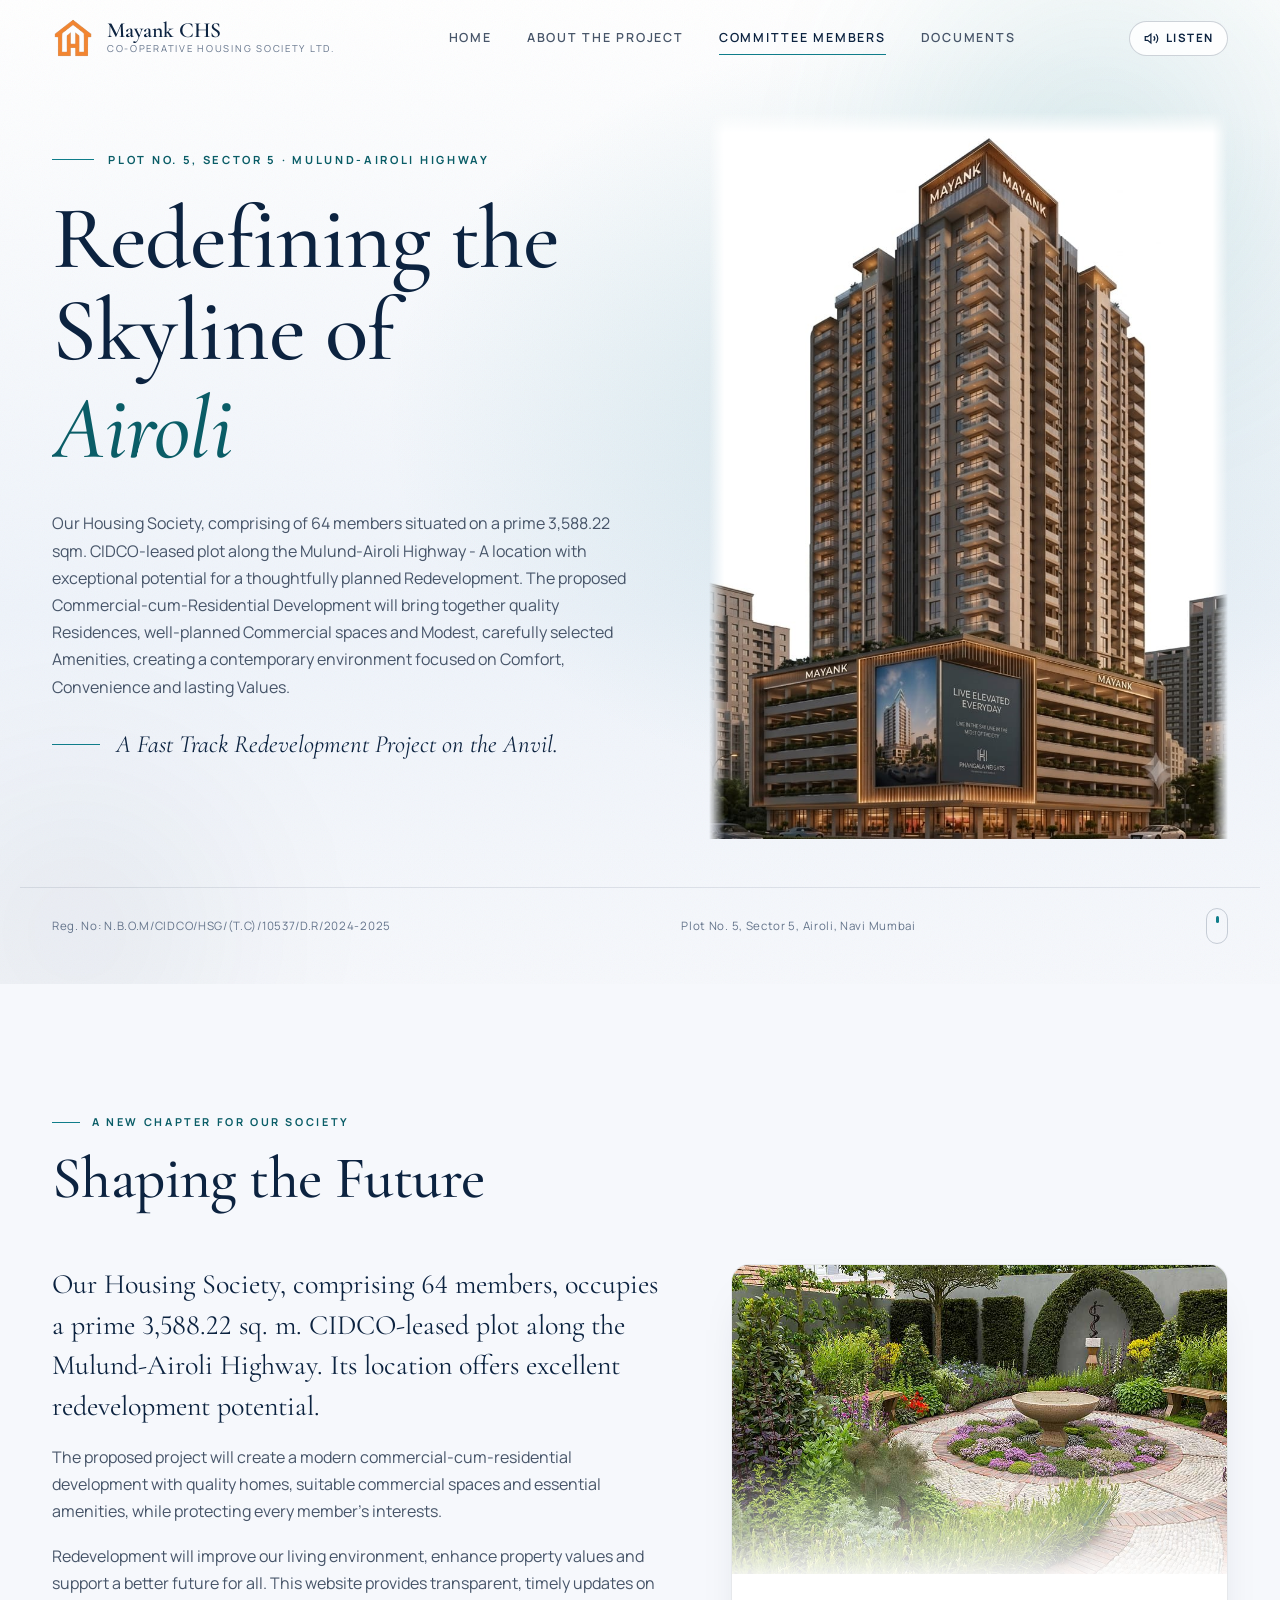
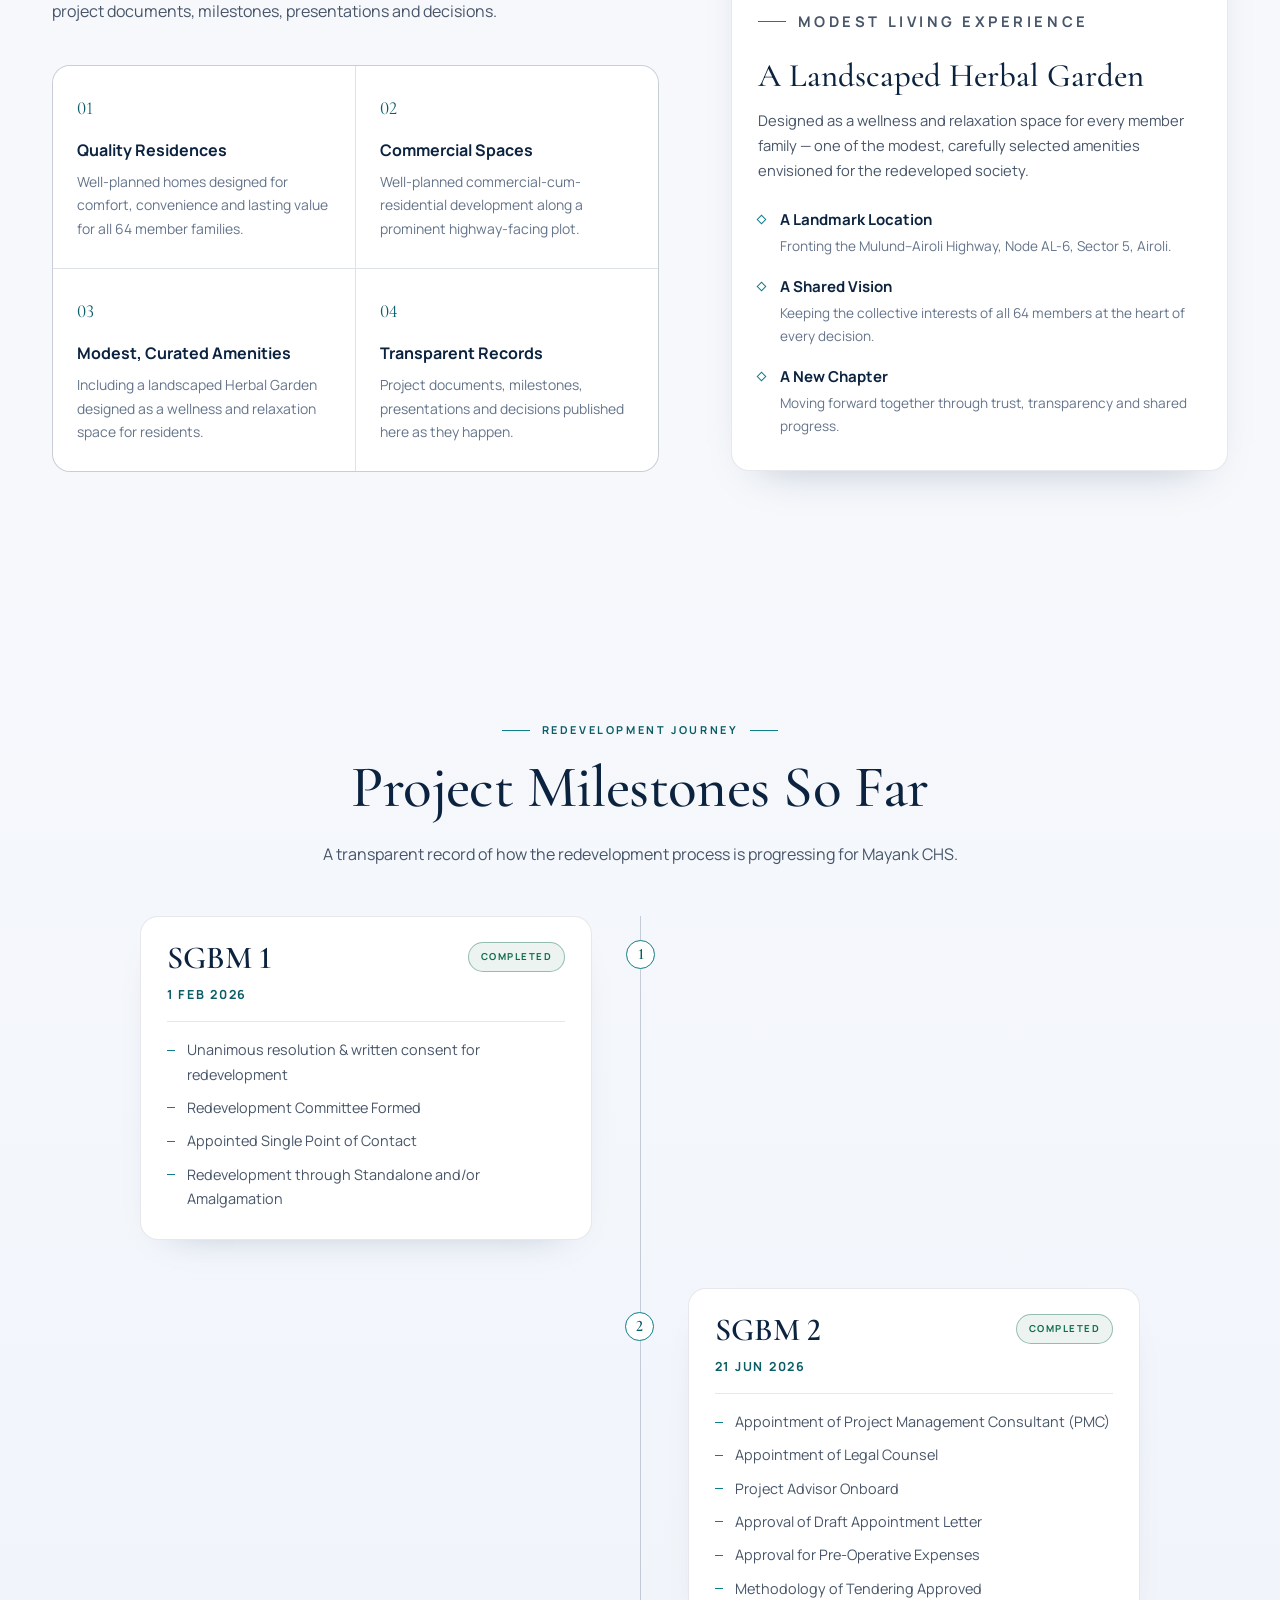
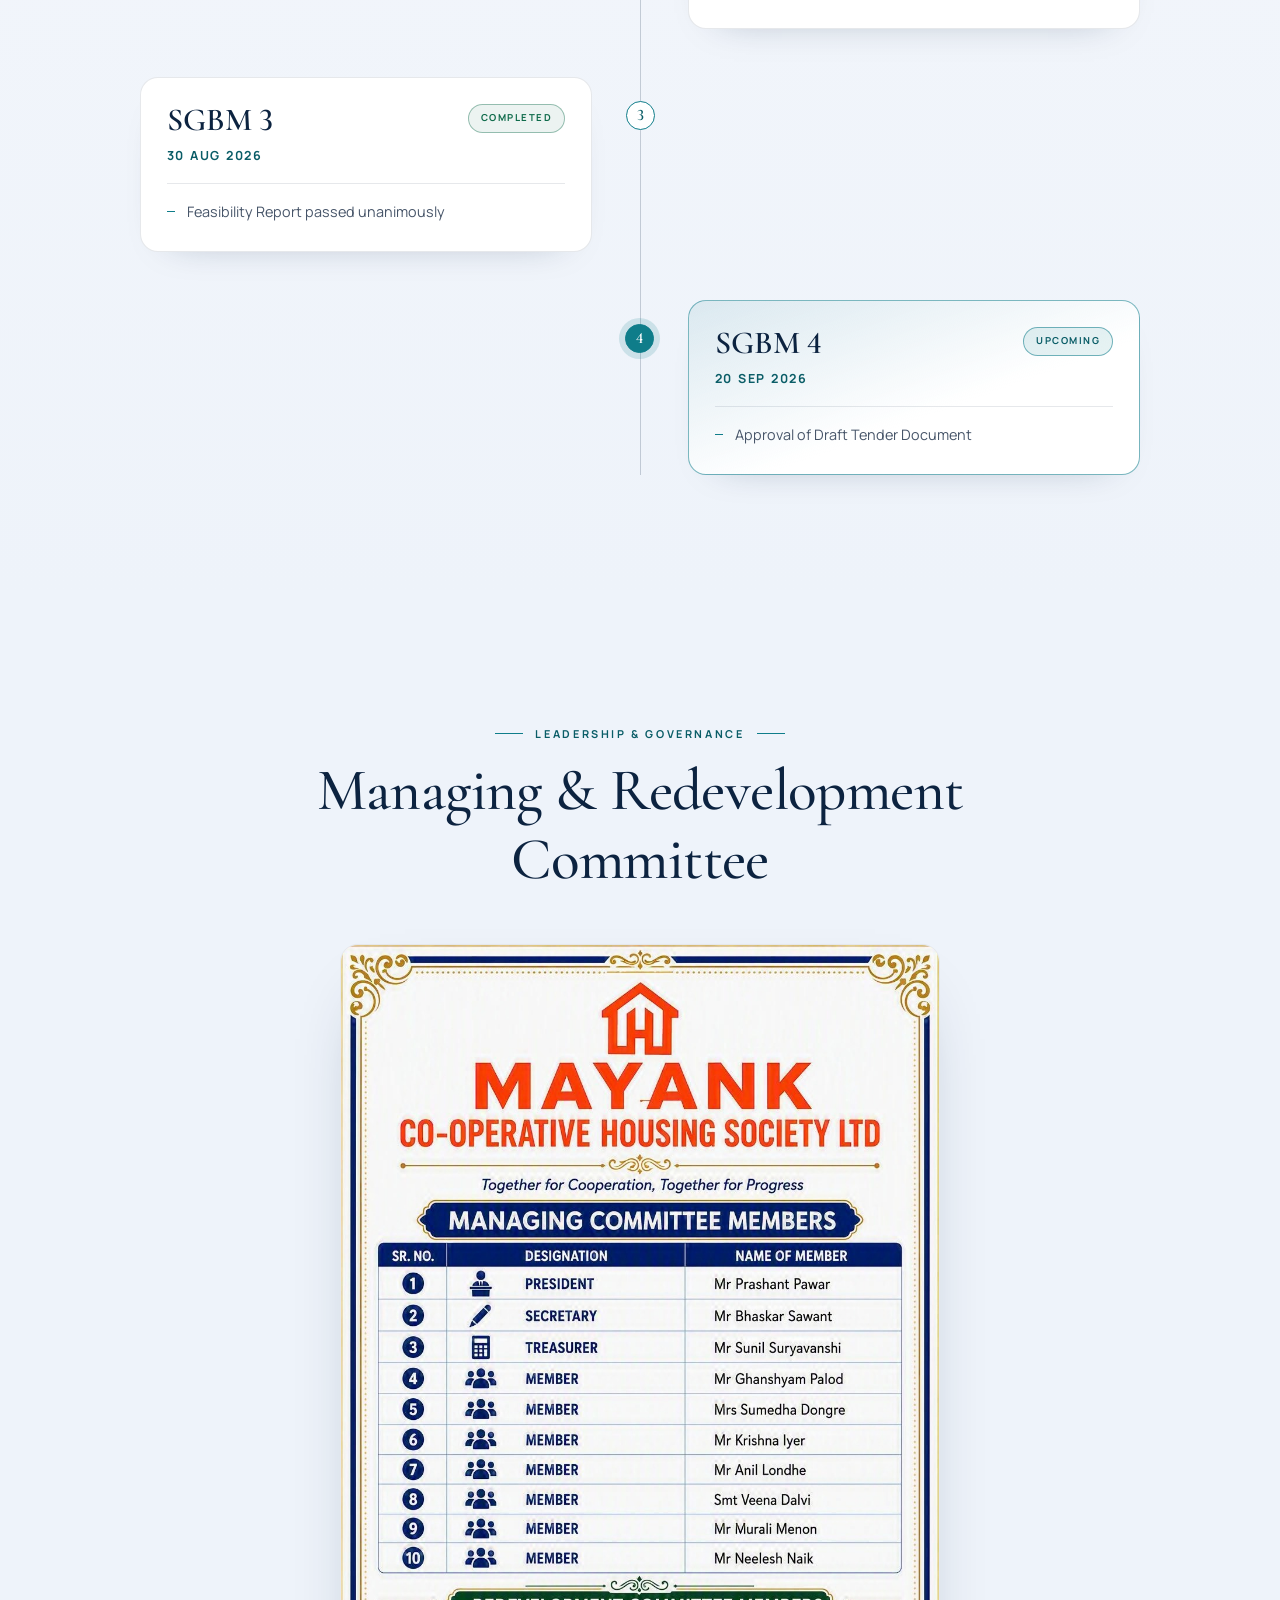
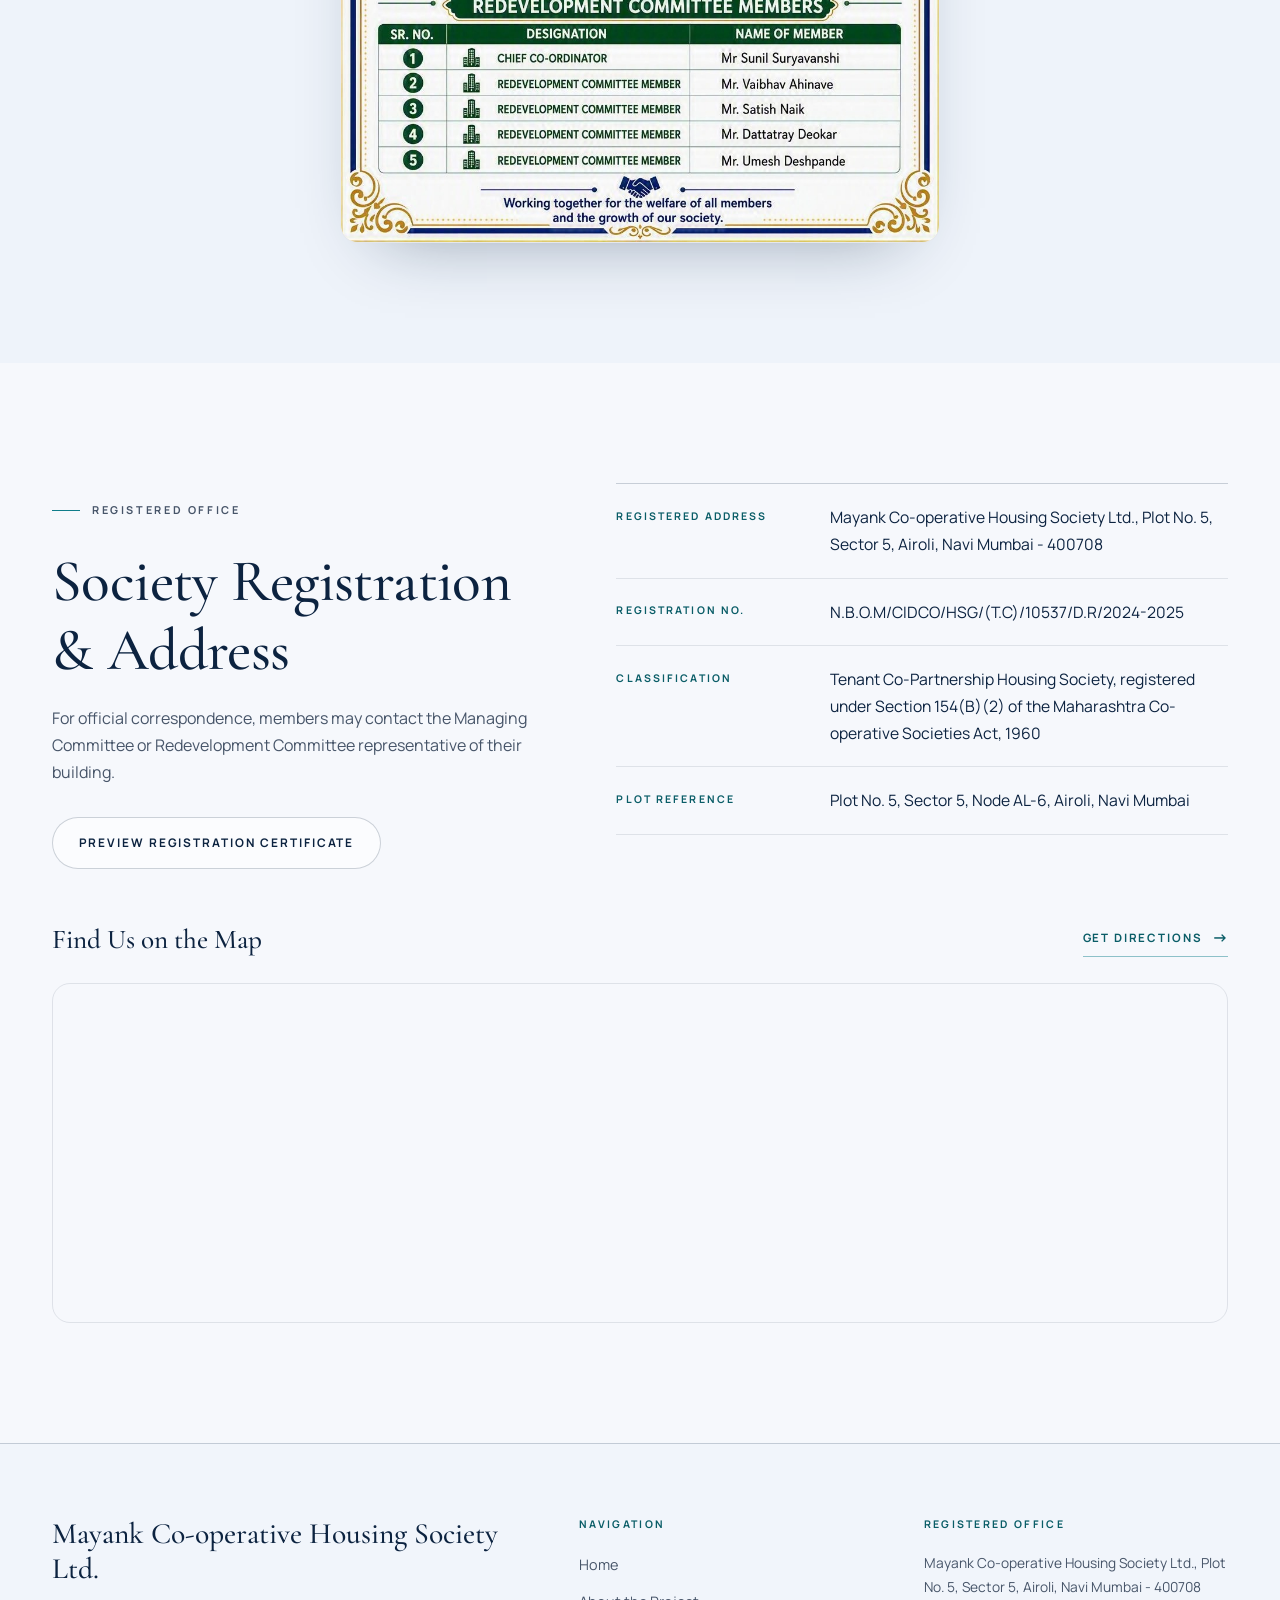
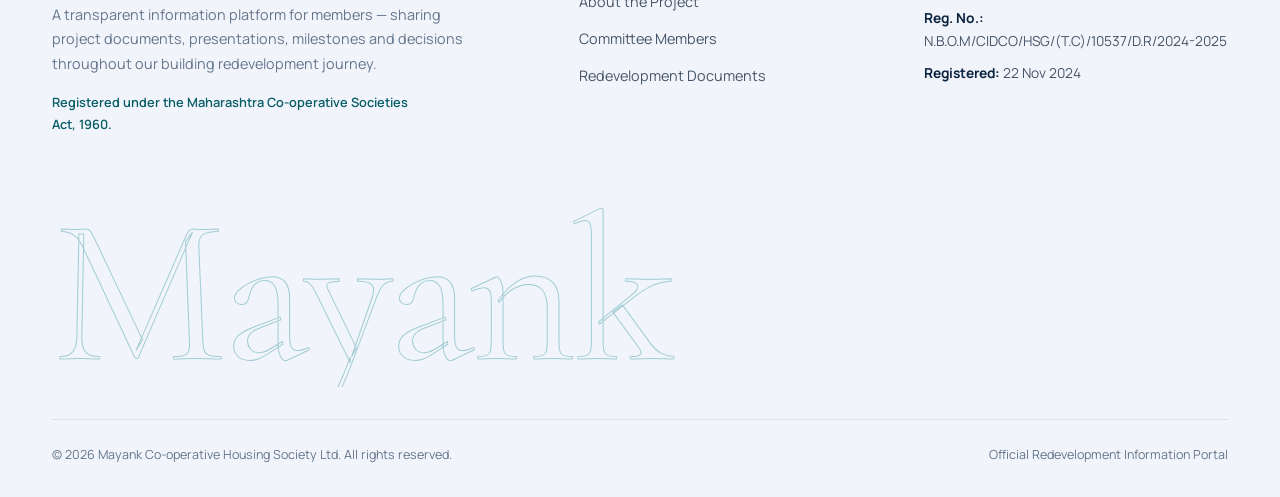
<file: index.html>
<!DOCTYPE html>
<html lang="en">
<head>
  <meta charset="UTF-8">
  <meta name="viewport" content="width=device-width, initial-scale=1.0">
  <title>Mayank CHS Ltd. | Redevelopment Information Portal</title>
  <meta name="description" content="Official redevelopment information portal for Mayank Co-operative Housing Society Ltd., Plot No. 5, Sector 5, Airoli, Navi Mumbai. Committee members, project documents and milestones.">
  <meta name="theme-color" content="#f6f8fc">
  <script>document.documentElement.classList.add('js');</script>
  <link rel="preconnect" href="https://fonts.googleapis.com">
  <link rel="preconnect" href="https://fonts.gstatic.com" crossorigin>
  <link href="https://fonts.googleapis.com/css2?family=Cormorant+Garamond:ital,wght@0,500;0,600;1,500&family=Manrope:wght@400;500;600;700&display=swap" rel="stylesheet">
  <link rel="stylesheet" href="css/style.css">
  <link rel="icon" type="image/png" href="assets/images/mayank-logo.png">
</head>
<body>

  <div class="loader" aria-hidden="true">
    <div class="loader-inner">
      <div class="loader-mark-wrap">
        <span class="loader-mark">Mayank</span>
      </div>
      <span class="loader-bar"><span></span></span>
    </div>
  </div>

  <div class="scroll-progress" id="scrollProgress" aria-hidden="true"></div>

  <a href="#main-content" class="skip-link">Skip to content</a>

  <!-- Header -->
  <header class="site-header" id="siteHeader">
    <div class="wrap header-inner">
      <a href="index.html" class="brand" aria-label="Mayank CHS home">
        <span class="brand-mark" aria-hidden="true"><img src="assets/images/mayank-logo.png" alt="" width="42" height="42"></span>
        <span class="brand-text">
          <strong data-society-short>Mayank CHS</strong>
          <small>Co-operative Housing Society Ltd.</small>
        </span>
      </a>

      <nav aria-label="Primary">
        <ul class="nav-menu" id="primaryNav">
          <li><a href="index.html" class="nav-link active" data-content="home.nav.home">Home</a></li>
          <li><a href="#about" class="nav-link" data-content="home.nav.about">About the Project</a></li>
          <li><a href="#committee" class="nav-link" data-content="home.nav.committee">Committee Members</a></li>
          <li><a href="documents.html" class="nav-link"><span data-content="home.nav.documents">Documents</span></a></li>
        </ul>
      </nav>

      <button type="button" class="btn-listen" id="navListenBtn" aria-label="Listen to page" title="Listen to page narration">
        <svg class="icon-speaker" width="15" height="15" viewBox="0 0 24 24" fill="none" stroke="currentColor" stroke-width="2" aria-hidden="true">
          <polygon points="11 5 6 9 2 9 2 15 6 15 11 19 11 5"></polygon>
          <path d="M19.07 4.93a10 10 0 0 1 0 14.14M15.54 8.46a5 5 0 0 1 0 7.07"></path>
        </svg>
        <span>Listen</span>
      </button>

      <button class="mobile-toggle" aria-label="Toggle menu" aria-expanded="false" aria-controls="primaryNav">
        <span></span><span></span>
      </button>
    </div>
  </header>

  <!-- Hero -->
  <section class="hero hero-section" id="main-content" data-visible="home.hero.visible">
    <div class="hero-bg" aria-hidden="true">
      <span class="aurora a1"></span>
      <span class="aurora a2"></span>
      <span class="grain"></span>
    </div>

    <div class="wrap hero-grid">
      <div class="hero-copy hero-content">
        <p class="eyebrow">
          <span class="eyebrow-rule"></span>
          <span data-content="home.hero.badge">Plot No. 5, Sector 5 &middot; Mulund-Airoli Highway</span>
        </p>

        <h2 class="hero-title">
          <span class="line"><span class="line-inner" data-content="home.hero.titleLine1">Redefining the Skyline of</span></span>
          <span class="line"><span class="line-inner accent" data-content="home.hero.titleLine2">Airoli</span></span>
        </h2>

        <p class="hero-desc" id="heroSocietyDescription" data-reveal style="--d: 350ms">
          Our Housing Society, comprising of 64 members situated on a prime 3,588.22 sqm. CIDCO-leased plot along the Mulund-Airoli Highway - A location with exceptional potential for a thoughtfully planned Redevelopment. The proposed Commercial-cum-Residential Development will bring together quality Residences, well-planned Commercial spaces and Modest, carefully selected Amenities, creating a contemporary environment focused on Comfort, Convenience and lasting Values.
        </p>
        <p class="hero-tagline" data-reveal style="--d: 450ms" data-content="home.hero.tagline">A Fast Track Redevelopment Project on the Anvil.</p>
      </div>

      <div class="hero-visual">
        <div class="hero-figure" data-visible="home.hero.imageVisible" data-parallax="-0.08">
          <div class="hero-halo" aria-hidden="true"></div>
          <img src="assets/images/mayank-building-hero.jpeg" alt="Reference elevation view of the proposed Mayank CHS redevelopment tower" class="hero-image">
        </div>
      </div>
    </div>

    <div class="wrap hero-meta" data-visible="home.topBar.visible">
      <span>Reg. No: <span data-society-reg>N.B.O.M/CIDCO/HSG/(T.C)/10537/D.R/2024-2025</span></span>
      <span data-content="home.topBar.plotLine">Plot No. 5, Sector 5, Airoli, Navi Mumbai</span>
      <a href="#about" class="scroll-cue" aria-label="Scroll to the project overview"><span></span></a>
    </div>
  </section>

  <!-- About -->
  <section class="section about" id="about">
    <div class="wrap">
      <div class="section-head" data-visible="home.about.visible">
        <p class="kicker" data-content="home.about.tag">A New Chapter for Our Society</p>
        <h2 class="section-title split" data-content="home.about.title">Shaping the Future</h2>
      </div>

      <div class="about-grid">
        <div class="about-copy" data-visible="home.about.visible">
          <p class="lead" data-reveal data-society-about-1>Our Housing Society, comprising 64 members, occupies a prime 3,588.22 sq. m. CIDCO-leased plot along the Mulund&ndash;Airoli Highway. Its location offers excellent redevelopment potential.</p>
          <p data-reveal data-society-about-2>The proposed project will create a modern commercial-cum-residential development with quality homes, suitable commercial spaces and essential amenities, while protecting every member's interests.</p>
          <p data-reveal data-society-about-3>Redevelopment will improve our living environment, enhance property values and support a better future for all. This website provides transparent, timely updates on project documents, milestones, presentations and decisions.</p>

          <div class="features">
            <article class="feature">
              <span class="feature-no">01</span>
              <h4 data-content="home.about.highlight1Title">Quality Residences</h4>
              <p data-content="home.about.highlight1Desc">Well-planned homes designed for comfort, convenience and lasting value for all 64 member families.</p>
            </article>
            <article class="feature">
              <span class="feature-no">02</span>
              <h4 data-content="home.about.highlight2Title">Commercial Spaces</h4>
              <p data-content="home.about.highlight2Desc">Well-planned commercial-cum-residential development along a prominent highway-facing plot.</p>
            </article>
            <article class="feature">
              <span class="feature-no">03</span>
              <h4 data-content="home.about.highlight3Title">Modest, Curated Amenities</h4>
              <p data-content="home.about.highlight3Desc">Including a landscaped Herbal Garden designed as a wellness and relaxation space for residents.</p>
            </article>
            <article class="feature">
              <span class="feature-no">04</span>
              <h4 data-content="home.about.highlight4Title">Transparent Records</h4>
              <p data-content="home.about.highlight4Desc">Project documents, milestones, presentations and decisions published here as they happen.</p>
            </article>
          </div>
        </div>

        <aside class="garden-card" data-visible="home.herbal.visible" data-reveal>
          <figure class="garden-media building-card-media" data-visible="home.herbal.imageVisible">
            <img src="assets/images/herbal-garden.jpg" alt="Reference view of a landscaped herbal garden with seating, planted beds and a central water feature" loading="lazy">
          </figure>
          <div class="garden-body">
            <p class="kicker" data-content="home.herbal.tag">Modest Living Experience</p>
            <h3 data-content="home.herbal.title">A Landscaped Herbal Garden</h3>
            <p data-content="home.herbal.desc">Designed as a wellness and relaxation space for every member family &mdash; one of the modest, carefully selected amenities envisioned for the redeveloped society.</p>
            <ul class="garden-points">
              <li><strong data-content="home.herbal.feature1Title">A Landmark Location</strong><span data-content="home.herbal.feature1Desc">Fronting the Mulund&ndash;Airoli Highway, Node AL-6, Sector 5, Airoli.</span></li>
              <li><strong data-content="home.herbal.feature2Title">A Shared Vision</strong><span data-content="home.herbal.feature2Desc">Keeping the collective interests of all 64 members at the heart of every decision.</span></li>
              <li><strong data-content="home.herbal.feature3Title">A New Chapter</strong><span data-content="home.herbal.feature3Desc">Moving forward together through trust, transparency and shared progress.</span></li>
            </ul>
          </div>
        </aside>
      </div>
    </div>
  </section>

  <!-- Milestones -->
  <section class="section milestones" id="milestones" data-visible="home.roadmap.visible">
    <div class="wrap">
      <div class="section-head center">
        <p class="kicker" data-content="home.roadmap.tag">Redevelopment Journey</p>
        <h2 class="section-title split" data-content="home.roadmap.title">Project Milestones So Far</h2>
        <p class="section-desc" data-content="home.roadmap.desc">A transparent record of how the redevelopment process is progressing for Mayank CHS.</p>
      </div>

      <div class="timeline" id="timeline">
        <div class="timeline-rail" aria-hidden="true"><span class="timeline-fill" id="timelineFill"></span></div>

        <article class="tl-item" data-reveal>
          <div class="tl-node" aria-hidden="true">1</div>
          <div class="tl-card">
            <div class="tl-top">
              <h3 data-content="home.roadmap.step1Title">SGBM 1</h3>
              <span class="tl-status done" data-content="home.roadmap.step1Status">Completed</span>
            </div>
            <p class="tl-date" data-content="home.roadmap.step1Date">1 Feb 2026</p>
            <ul class="tl-points" data-list="home.roadmap.step1Points">
              <li>Unanimous resolution &amp; written consent for redevelopment</li>
              <li>Redevelopment Committee Formed</li>
              <li>Appointed Single Point of Contact</li>
              <li>Redevelopment through Standalone and/or Amalgamation</li>
            </ul>
          </div>
        </article>

        <article class="tl-item right" data-reveal>
          <div class="tl-node" aria-hidden="true">2</div>
          <div class="tl-card">
            <div class="tl-top">
              <h3 data-content="home.roadmap.step2Title">SGBM 2</h3>
              <span class="tl-status done" data-content="home.roadmap.step2Status">Completed</span>
            </div>
            <p class="tl-date" data-content="home.roadmap.step2Date">21 Jun 2026</p>
            <ul class="tl-points" data-list="home.roadmap.step2Points">
              <li>Appointment of Project Management Consultant (PMC)</li>
              <li>Appointment of Legal Counsel</li>
              <li>Project Advisor Onboard</li>
              <li>Approval of Draft Appointment Letter</li>
              <li>Approval for Pre-Operative Expenses</li>
              <li>Methodology of Tendering Approved</li>
            </ul>
          </div>
        </article>

        <article class="tl-item" data-reveal>
          <div class="tl-node" aria-hidden="true">3</div>
          <div class="tl-card">
            <div class="tl-top">
              <h3 data-content="home.roadmap.step3Title">SGBM 3</h3>
              <span class="tl-status done" data-content="home.roadmap.step3Status">Completed</span>
            </div>
            <p class="tl-date" data-content="home.roadmap.step3Date">30 Aug 2026</p>
            <ul class="tl-points" data-list="home.roadmap.step3Points">
              <li>Feasibility Report passed unanimously</li>
            </ul>
          </div>
        </article>

        <article class="tl-item right is-next" data-reveal>
          <div class="tl-node" aria-hidden="true">4</div>
          <div class="tl-card">
            <div class="tl-top">
              <h3 data-content="home.roadmap.step4Title">SGBM 4</h3>
              <span class="tl-status next" data-content="home.roadmap.step4Status">Upcoming</span>
            </div>
            <p class="tl-date" data-content="home.roadmap.step4Date">20 Sep 2026</p>
            <ul class="tl-points" data-list="home.roadmap.step4Points">
              <li>Approval of Draft Tender Document</li>
            </ul>
          </div>
        </article>

        <!-- <article class="tl-item" data-reveal>
          <div class="tl-node" aria-hidden="true">5</div>
          <div class="tl-card">
            <div class="tl-top">
              <h3 data-content="home.roadmap.step5Title">SGBM 5</h3>
              <span class="tl-status next" data-content="home.roadmap.step5Status">Upcoming</span>
            </div>
            <p class="tl-date" data-content="home.roadmap.step5Date">Date to be announced</p>
            <ul class="tl-points" data-list="home.roadmap.step5Points"></ul>
          </div>
        </article> -->
      </div>
    </div>
  </section>

  <!-- Committee -->
  <section class="section committee" id="committee" data-visible="home.committee.visible">
    <div class="wrap">
      <div class="section-head center">
        <p class="kicker" data-content="home.committee.tag">Leadership &amp; Governance</p>
        <h2 class="section-title split" data-content="home.committee.title">Managing &amp; Redevelopment Committee</h2>
      </div>

      <figure class="committee-poster" data-reveal>
        <img src="assets/images/CommiteeMembers.jpeg" width="1024" height="1536" loading="lazy"
          alt="Mayank Co-operative Housing Society Ltd. committee members. Managing Committee: President, Mr Prashant Pawar; Secretary, Mr Bhaskar Sawant; Treasurer, Mr Sunil Suryavanshi; Members, Mr Ghanshyam Palod, Mrs Sumedha Dongre, Mr Krishna Iyer, Mr Anil Londhe, Smt Veena Dalvi, Mr Murali Menon and Mr Neelesh Naik. Redevelopment Committee: Chief Co-ordinator, Mr Sunil Suryavanshi; Members, Mr Vaibhav Ahinave, Mr Satish Naik, Mr Dattatray Deokar and Mr Umesh Deshpande.">
      </figure>
    </div>
  </section>

  <!-- Registered office -->
  <section class="section office" id="office" data-visible="home.office.visible">
    <div class="wrap office-grid">
      <div class="office-intro">
        <p class="kicker" data-content="home.office.tag">Registered Office</p>
        <h2 class="section-title split" data-content="home.office.title">Society Registration &amp; Address</h2>
        <p data-society-officenote>For official correspondence, members may contact the Managing Committee or the Redevelopment Committee representative of their building.</p>
        <a href="documents.html" class="btn btn-ghost magnetic"><span data-content="home.office.ctaLabel">Preview Registration Certificate</span></a>
      </div>

      <dl class="office-list">
        <div class="office-row">
          <dt data-content="home.office.labelAddress">Registered Address</dt>
          <dd data-society-address>Mayank Co-operative Housing Society Ltd., Plot No. 5, Sector 5, Airoli, Navi Mumbai - 400708</dd>
        </div>
        <div class="office-row">
          <dt data-content="home.office.labelReg">Registration No.</dt>
          <dd data-society-reg>N.B.O.M/CIDCO/HSG/(T.C)/10537/D.R/2024-2025</dd>
        </div>
        <div class="office-row">
          <dt data-content="home.office.labelClassification">Classification</dt>
          <dd data-society-classification>Tenant Co-Partnership Housing Society, under Section 154(B)(2) of the MCS Act, 1960</dd>
        </div>
        <div class="office-row">
          <dt data-content="home.office.labelPlotRef">Plot Reference</dt>
          <dd data-society-plotref>Plot No. 5, Sector 5, Node AL-6, Airoli, Navi Mumbai</dd>
        </div>
      </dl>
    </div>

    <div class="wrap">
      <div class="map-block" data-visible="home.office.mapVisible" data-reveal>
        <div class="map-head">
          <h3 data-content="home.office.mapTitle">Find Us on the Map</h3>
          <a href="#" id="societyMapDirections" target="_blank" rel="noopener" class="link-arrow" data-content="home.office.mapDirectionsLabel">Get Directions</a>
        </div>
        <div class="map-embed">
          <iframe id="societyMapFrame" src="" title="Mayank CHS location map" loading="lazy" referrerpolicy="no-referrer-when-downgrade"></iframe>
        </div>
      </div>
    </div>
  </section>

  <!-- Footer -->
  <footer class="site-footer" data-visible="home.footer.visible">
    <div class="wrap">
      <div class="footer-grid">
        <div class="footer-brand">
          <h2 data-society-name>Mayank Co-operative Housing Society Ltd.</h2>
          <p data-content="home.footer.blurb">A transparent information platform for members &mdash; sharing project documents, presentations, milestones and decisions throughout our building redevelopment journey.</p>
          <p class="footer-compliance" data-content="home.footer.complianceLine">Registered under the Maharashtra Co-operative Societies Act, 1960.</p>
        </div>

        <div class="footer-col">
          <h4 data-content="home.footer.navHeading">Navigation</h4>
          <ul class="footer-links">
            <li><a href="index.html" data-content="home.nav.home">Home</a></li>
            <li><a href="#about" data-content="home.nav.about">About the Project</a></li>
            <li><a href="#committee" data-content="home.nav.committee">Committee Members</a></li>
            <li><a href="documents.html" data-content="home.topBar.docsLinkLabel">Redevelopment Documents</a></li>
          </ul>
        </div>

        <div class="footer-col">
          <h4 data-content="home.footer.officeHeading">Registered Office</h4>
          <p data-society-address>Plot No. 5, Sector 5, Airoli, Navi Mumbai - 400708</p>
          <p><strong>Reg. No.:</strong> <span data-society-reg>N.B.O.M/CIDCO/HSG/(T.C)/10537/D.R/2024-2025</span></p>
          <p><strong>Registered:</strong> <span data-society-regdate>22 Nov 2024</span></p>
        </div>
      </div>

      <p class="footer-wordmark" aria-hidden="true">Mayank</p>

      <div class="footer-bottom">
        <span>&copy; <span id="currentYear">2026</span> <span data-society-name>Mayank Co-operative Housing Society Ltd.</span> All rights reserved.</span>
        <span data-content="home.footer.bottomTagline">Official Redevelopment Information Portal</span>
      </div>
    </div>
  </footer>

  <button type="button" class="back-to-top" id="backToTop" aria-label="Back to top">
    <svg width="18" height="18" viewBox="0 0 24 24" fill="none" stroke="currentColor" stroke-width="2" aria-hidden="true"><line x1="12" y1="19" x2="12" y2="5"></line><polyline points="5 12 12 5 19 12"></polyline></svg>
  </button>

  <!-- Floating Text-to-Voice Player -->
  <aside class="tts-player" id="ttsFloatingPlayer" aria-hidden="true" role="region" aria-label="Audio Narration Player">
    <div class="tts-player-inner">
      <div class="tts-soundwave" id="ttsSoundWave" aria-hidden="true">
        <span></span><span></span><span></span><span></span>
      </div>

      <div class="tts-meta">
        <div class="tts-meta-top">
          <span class="tts-status" id="ttsStatusText">Reading: Overview</span>
          <span class="tts-voice-badge" id="ttsVoiceBadge">🇮🇳 Indian Voice</span>
        </div>
        <strong class="tts-section" id="ttsSectionTitle">Overview</strong>
      </div>

      <div class="tts-controls">
        <button type="button" class="tts-btn tts-speed" id="ttsSpeedBtn" aria-label="Adjust narration speed" title="Narration Speed">1x</button>
        <button type="button" class="tts-btn tts-play-pause" id="ttsPlayPauseBtn" aria-label="Pause narration" title="Pause / Resume">
          <svg class="icon-play" width="16" height="16" viewBox="0 0 24 24" fill="currentColor"><polygon points="5 3 19 12 5 21 5 3"></polygon></svg>
          <svg class="icon-pause" width="16" height="16" viewBox="0 0 24 24" fill="currentColor" style="display: none;"><rect x="6" y="4" width="4" height="16"></rect><rect x="14" y="4" width="4" height="16"></rect></svg>
        </button>
        <button type="button" class="tts-btn tts-stop" id="ttsStopBtn" aria-label="Stop narration" title="Stop Narration">
          <svg width="13" height="13" viewBox="0 0 24 24" fill="currentColor"><rect x="4" y="4" width="16" height="16" rx="2"></rect></svg>
        </button>
      </div>
    </div>
  </aside>

  <script src="js/store.js"></script>
  <script src="js/main.js"></script>
  <script src="js/effects.js"></script>
  <script src="js/tts.js"></script>
  <script>document.getElementById('currentYear').textContent = new Date().getFullYear();</script>
</body>
</html>
</file>
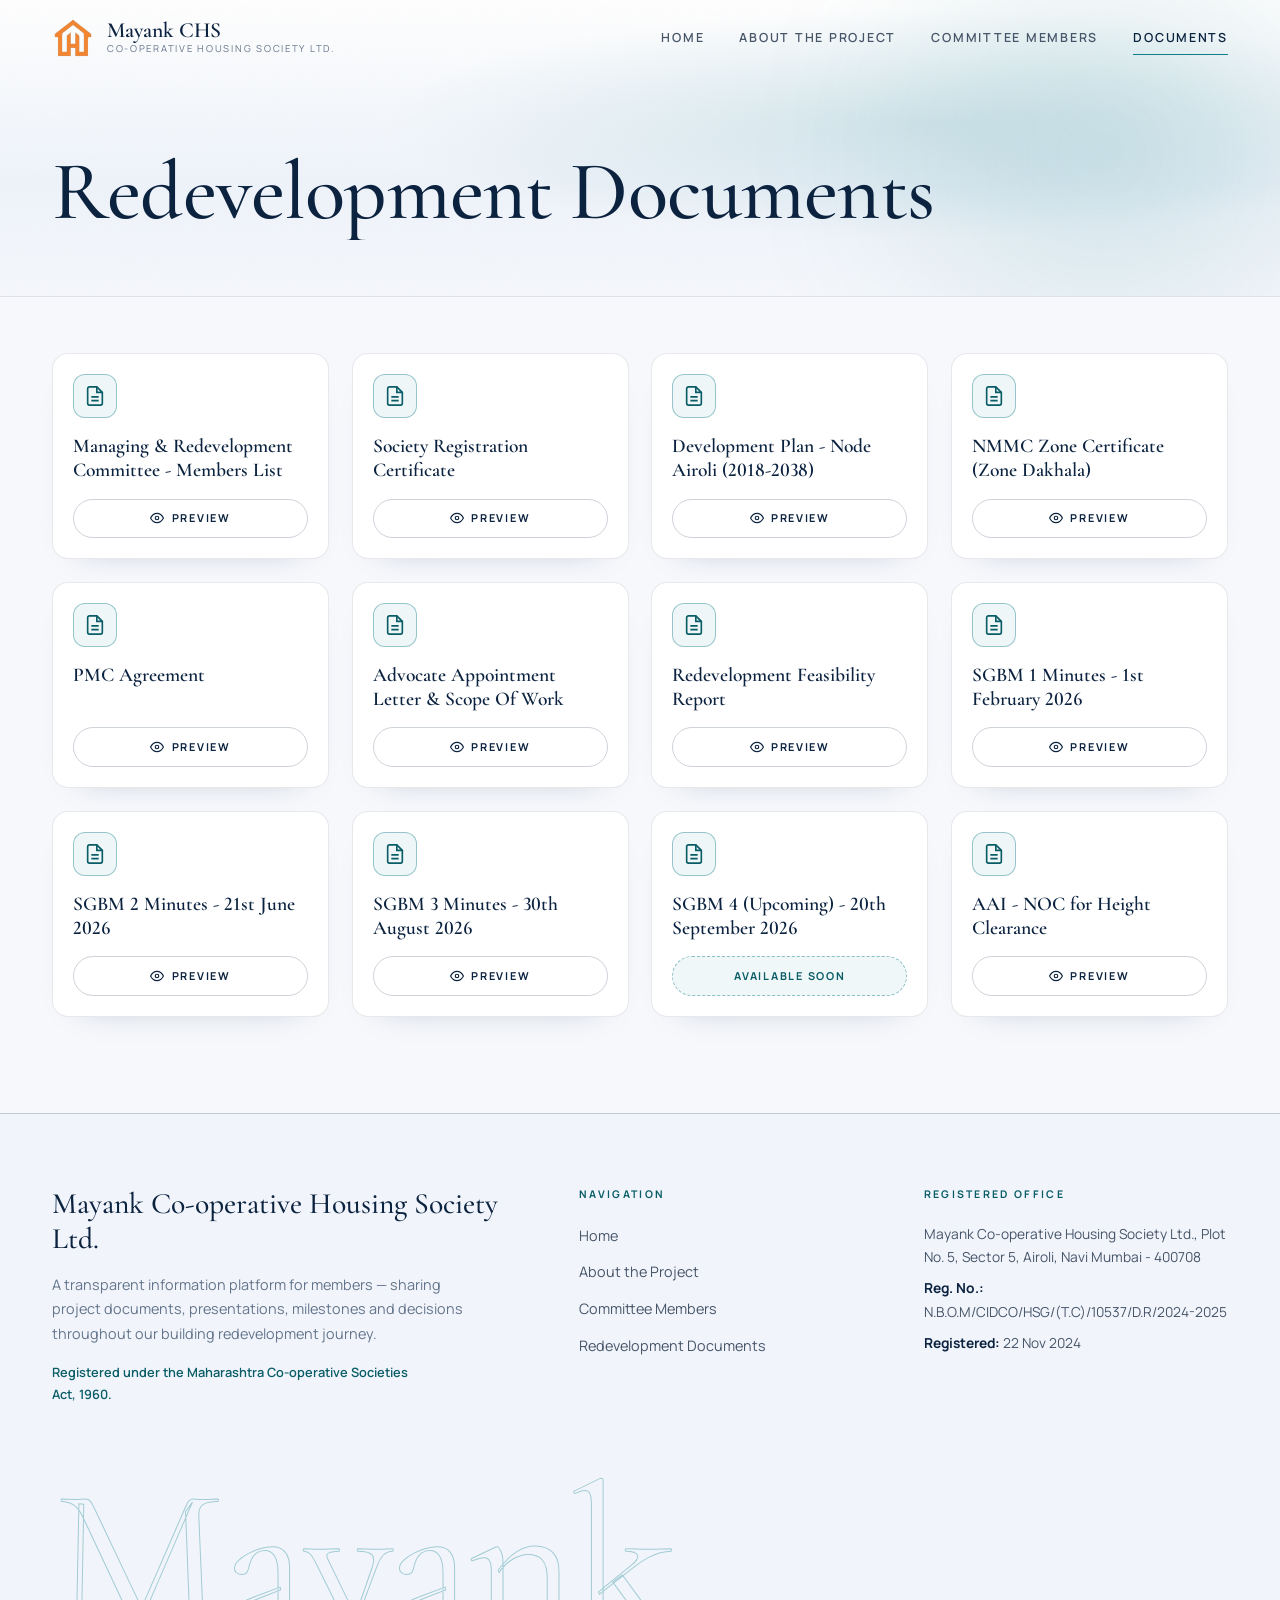
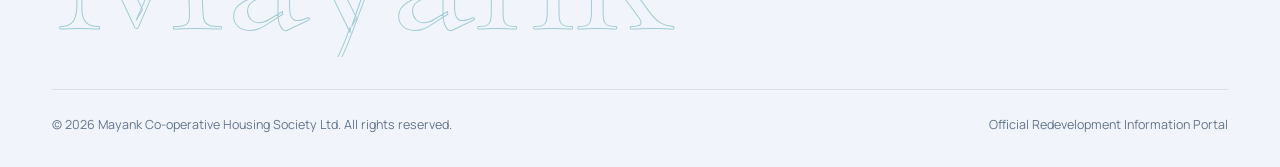
<file: documents.html>
<!DOCTYPE html>
<html lang="en">
<head>
  <meta charset="UTF-8">
  <meta name="viewport" content="width=device-width, initial-scale=1.0">
  <title>Redevelopment Documents | Mayank CHS Ltd.</title>
  <meta name="description" content="Official documents of Mayank Co-operative Housing Society Ltd.: registration certificate, meeting minutes, feasibility report and development plan.">
  <meta name="theme-color" content="#f6f8fc">
  <script>document.documentElement.classList.add('js');</script>
  <link rel="preconnect" href="https://fonts.googleapis.com">
  <link rel="preconnect" href="https://fonts.gstatic.com" crossorigin>
  <link href="https://fonts.googleapis.com/css2?family=Cormorant+Garamond:ital,wght@0,500;0,600;1,500&family=Manrope:wght@400;500;600;700&display=swap" rel="stylesheet">
  <link rel="stylesheet" href="css/style.css">
  <link rel="icon" type="image/png" href="assets/images/mayank-logo.png">
</head>
<body>

  <div class="scroll-progress" id="scrollProgress" aria-hidden="true"></div>

  <a href="#main-content" class="skip-link">Skip to content</a>

  <header class="site-header" id="siteHeader">
    <div class="wrap header-inner">
      <a href="index.html" class="brand" aria-label="Mayank CHS home">
        <span class="brand-mark" aria-hidden="true"><img src="assets/images/mayank-logo.png" alt="" width="42" height="42"></span>
        <span class="brand-text">
          <strong data-society-short>Mayank CHS</strong>
          <small>Co-operative Housing Society Ltd.</small>
        </span>
      </a>

      <nav aria-label="Primary">
        <ul class="nav-menu" id="primaryNav">
          <li><a href="index.html" class="nav-link" data-content="home.nav.home">Home</a></li>
          <li><a href="index.html#about" class="nav-link" data-content="home.nav.about">About the Project</a></li>
          <li><a href="index.html#committee" class="nav-link" data-content="home.nav.committee">Committee Members</a></li>
          <li><a href="documents.html" class="nav-link active"><span data-content="home.nav.documents">Documents</span></a></li>
        </ul>
      </nav>

      <button class="mobile-toggle" aria-label="Toggle menu" aria-expanded="false" aria-controls="primaryNav">
        <span></span><span></span>
      </button>
    </div>
  </header>

  <section class="page-hero" data-visible="documents.pageHeader.visible">
    <div class="hero-bg" aria-hidden="true">
      <span class="aurora a1"></span>
      <span class="grain"></span>
    </div>
    <div class="wrap">
      <h1 class="page-title split" data-content="documents.pageHeader.title">Redevelopment Documents</h1>
    </div>
  </section>

  <main class="docs" id="main-content">
    <div class="wrap">
      <div class="documents-grid" id="documentsListContainer">
        <!-- Rendered by js/documents.js -->
      </div>
    </div>
  </main>

  <!-- Document preview (in-page viewer, no download link) -->
  <div class="modal-backdrop" id="documentPreviewModal">
    <div class="modal-card">
      <div class="modal-header">
        <h3 id="modalDocTitle">Document Preview</h3>
        <button type="button" class="modal-close" aria-label="Close preview">&times;</button>
      </div>
      <div class="modal-body">
        <div class="preview-frame-wrap">
          <iframe id="modalDocFrame" class="preview-frame" title="Document preview" src="" loading="lazy"></iframe>
        </div>
      </div>
      <div class="modal-footer">
        <button type="button" class="btn btn-ghost modal-dismiss">Close Preview</button>
      </div>
    </div>
  </div>

  <footer class="site-footer" data-visible="home.footer.visible">
    <div class="wrap">
      <div class="footer-grid">
        <div class="footer-brand">
          <h2 data-society-name>Mayank Co-operative Housing Society Ltd.</h2>
          <p data-content="home.footer.blurb">A transparent information platform for members &mdash; sharing project documents, presentations, milestones and decisions throughout our building redevelopment journey.</p>
          <p class="footer-compliance" data-content="home.footer.complianceLine">Registered under the Maharashtra Co-operative Societies Act, 1960.</p>
        </div>

        <div class="footer-col">
          <h4 data-content="home.footer.navHeading">Navigation</h4>
          <ul class="footer-links">
            <li><a href="index.html" data-content="home.nav.home">Home</a></li>
            <li><a href="index.html#about" data-content="home.nav.about">About the Project</a></li>
            <li><a href="index.html#committee" data-content="home.nav.committee">Committee Members</a></li>
            <li><a href="documents.html" data-content="home.topBar.docsLinkLabel">Redevelopment Documents</a></li>
          </ul>
        </div>

        <div class="footer-col">
          <h4 data-content="home.footer.officeHeading">Registered Office</h4>
          <p data-society-address>Plot No. 5, Sector 5, Airoli, Navi Mumbai - 400708</p>
          <p><strong>Reg. No.:</strong> <span data-society-reg>N.B.O.M/CIDCO/HSG/(T.C)/10537/D.R/2024-2025</span></p>
          <p><strong>Registered:</strong> <span data-society-regdate>22 Nov 2024</span></p>
        </div>
      </div>

      <p class="footer-wordmark" aria-hidden="true">Mayank</p>

      <div class="footer-bottom">
        <span>&copy; <span id="currentYear">2026</span> <span data-society-name>Mayank Co-operative Housing Society Ltd.</span> All rights reserved.</span>
        <span data-content="home.footer.bottomTagline">Official Redevelopment Information Portal</span>
      </div>
    </div>
  </footer>

  <button type="button" class="back-to-top" id="backToTop" aria-label="Back to top">
    <svg width="18" height="18" viewBox="0 0 24 24" fill="none" stroke="currentColor" stroke-width="2" aria-hidden="true"><line x1="12" y1="19" x2="12" y2="5"></line><polyline points="5 12 12 5 19 12"></polyline></svg>
  </button>

  <script src="js/store.js"></script>
  <script src="js/main.js"></script>
  <script src="js/documents.js"></script>
  <script src="js/effects.js"></script>
  <script>document.getElementById('currentYear').textContent = new Date().getFullYear();</script>
</body>
</html>
</file>
<file: css/style.css>
/* ==========================================================================
   Mayank CHS - Design 2 "Teal Editorial"
   Light, cinematic and editorial: the main site's teal and navy palette with
   this design's own serif typography. All motion lives in js/effects.js; every
   hidden-until-animated state is scoped to html.js, so without scripts the
   page is fully visible and readable.
   ========================================================================== */

:root {
  --ink: #f6f8fc;          /* page ground, as on the main site */
  --ink-2: #eef3fa;        /* alternating section ground */
  --panel: #ffffff;        /* cards */
  --panel-2: #f1f5fb;
  --line: rgba(12, 35, 64, 0.10);
  --line-strong: rgba(12, 35, 64, 0.20);
  --text: #0c2340;         /* the main site's navy */
  --muted: #475569;
  --soft: #64748b;
  --accent: #0f7d8a;       /* the main site's teal: rules, dots, fills */
  --accent-2: #0a5d67;     /* darker teal, for text and labels */
  --accent-rgb: 15, 125, 138;
  --ok: #0f6b4b;
  --ok-rgb: 15, 107, 75;
  --serif: 'Cormorant Garamond', 'Times New Roman', serif;
  --sans: 'Manrope', system-ui, -apple-system, 'Segoe UI', Roboto, sans-serif;
  --wrap: 1240px;
  --ease: cubic-bezier(0.22, 1, 0.36, 1);
  --radius: 18px;

  /* Tokens referenced by inline styles in the shared renderers. */
  --radius-lg: 18px;
  --slate-300: rgba(12, 35, 64, 0.22);
  --slate-500: #475569;
  --slate-600: #475569;
  --border-strong: rgba(12, 35, 64, 0.22);
}

*, *::before, *::after { box-sizing: border-box; margin: 0; padding: 0; }
[hidden] { display: none !important; }

html { scroll-behavior: smooth; -webkit-text-size-adjust: 100%; }

body {
  font-family: var(--sans);
  font-variant-numeric: lining-nums;
  font-size: 16px;
  line-height: 1.7;
  color: var(--text);
  background: var(--ink);
  -webkit-font-smoothing: antialiased;
  overflow-x: hidden;
}

img { max-width: 100%; display: block; }
a { color: inherit; text-decoration: none; }
button { font: inherit; color: inherit; }
ul { list-style: none; }
::selection { background: rgba(var(--accent-rgb), 0.28); color: var(--text); }
:focus-visible { outline: 2px solid var(--accent-2); outline-offset: 3px; border-radius: 4px; }
section[id] { scroll-margin-top: 80px; }

.wrap { width: 100%; max-width: var(--wrap); margin: 0 auto; padding: 0 1.25rem; }
@media (min-width: 768px) { .wrap { padding: 0 2rem; } }

/* Single-column grids size to the container, not to their widest unbreakable
   content - otherwise one long value (e.g. an admin-edited title) widens the
   whole column past a phone screen. Media-query templates below still win. */
.hero-grid, .about-grid, .office-grid, .office-row, .committee-grid, .features, .footer-grid { grid-template-columns: minmax(0, 1fr); }
dd, h1, h2, h3, h4, p, .member-name, [data-society-reg] { overflow-wrap: break-word; }

.skip-link {
  position: absolute; left: 1rem; top: -100px; z-index: 4000;
  padding: 0.7rem 1.1rem; border-radius: 10px;
  background: var(--text); color: var(--ink); font-weight: 700;
}
.skip-link:focus { top: 1rem; }

/* Shared renderers' empty states use a white inline background. */
.committee-grid > div[style], #documentsListContainer > div[style] { background: var(--panel) !important; }

/* ---------------------------------------------------------------- loader */
.loader { display: none; }
.js .loader {
  position: fixed; inset: 0; z-index: 3000;
  display: grid; place-items: center;
  background: var(--ink);
  transition: opacity 0.8s var(--ease), visibility 0.8s;
}
.is-loaded .loader { opacity: 0; visibility: hidden; }
.loader-inner { display: grid; justify-items: center; gap: 1.2rem; }

.loader-mark-wrap {
  overflow: hidden;
  display: block;
  padding: 0.15rem 0.5rem;
}
.loader-mark {
  display: block;
  font-family: var(--serif); font-size: clamp(2.4rem, 6vw, 3.6rem);
  letter-spacing: 0.3em; padding-left: 0.3em; text-transform: uppercase;
  color: var(--accent-2);
  animation: riseFromBottom 1.1s cubic-bezier(0.16, 1, 0.3, 1) both;
}

.loader-bar { width: 140px; height: 1px; background: var(--line-strong); overflow: hidden; }
.loader-bar span { display: block; height: 100%; background: var(--accent); animation: loaderBar 1.1s var(--ease) infinite; }

@keyframes riseFromBottom {
  0% {
    opacity: 0;
    transform: translateY(115%);
  }
  100% {
    opacity: 1;
    transform: translateY(0);
  }
}
@keyframes loaderBar {
  from { transform: translateX(-100%); }
  to { transform: translateX(100%); }
}

.scroll-progress {
  position: fixed; top: 0; left: 0; right: 0; z-index: 2001; height: 2px;
  background: linear-gradient(90deg, var(--accent-2), var(--accent));
  transform: scaleX(0); transform-origin: left;
}

/* ----------------------------------------------------------------- header */
.site-header {
  position: fixed; top: 0; left: 0; right: 0; z-index: 1000;
  border-bottom: 1px solid transparent;
  transition: background 0.4s var(--ease), border-color 0.4s;
}
.site-header.is-solid {
  background: rgba(246, 248, 252, 0.86);
  -webkit-backdrop-filter: blur(14px) saturate(140%);
  backdrop-filter: blur(14px) saturate(140%);
  border-bottom-color: var(--line);
}
.header-inner { display: flex; align-items: center; justify-content: space-between; gap: 1rem; height: 76px; }

.brand { display: flex; align-items: center; gap: 0.8rem; min-width: 0; }
.brand-mark {
  width: 42px; height: 42px; flex-shrink: 0;
  display: grid; place-items: center;
}
.brand-mark img { width: 100%; height: 100%; object-fit: contain; }
.brand-text strong { display: block; font-family: var(--serif); font-size: 1.35rem; font-weight: 600; line-height: 1.05; }
.brand-text small { display: block; font-size: 0.6rem; letter-spacing: 0.18em; text-transform: uppercase; color: var(--soft); white-space: nowrap; }

.nav-menu { display: none; }
.nav-menu.open {
  display: flex; flex-direction: column;
  position: fixed; top: 76px; left: 0; right: 0;
  padding: 0.5rem 1.25rem 1.25rem;
  background: rgba(246, 248, 252, 0.98); border-bottom: 1px solid var(--line);
}
.nav-link {
  position: relative; display: block;
  font-size: 0.78rem; font-weight: 600; letter-spacing: 0.14em; text-transform: uppercase;
  color: var(--muted); padding: 0.9rem 0; transition: color 0.3s;
}
.nav-menu.open li + li .nav-link { border-top: 1px solid var(--line); }
.nav-link:hover, .nav-link.active { color: var(--text); }

.mobile-toggle {
  width: 46px; height: 46px; flex-shrink: 0;
  display: grid; place-content: center; gap: 7px;
  border: 1px solid var(--line-strong); border-radius: 50%; background: transparent; cursor: pointer;
}
.mobile-toggle span { display: block; width: 18px; height: 1px; background: var(--text); transition: transform 0.35s var(--ease); }
.mobile-toggle[aria-expanded="true"] span:first-child { transform: translateY(4px) rotate(45deg); }
.mobile-toggle[aria-expanded="true"] span:last-child { transform: translateY(-4px) rotate(-45deg); }

@media (min-width: 1024px) {
  .nav-menu, .nav-menu.open {
    display: flex; flex-direction: row; gap: 2.2rem;
    position: static; padding: 0; background: none; border: 0;
  }
  .nav-link { padding: 0.4rem 0; }
  .nav-menu.open li + li .nav-link { border-top: 0; }
  .nav-link::after {
    content: ''; position: absolute; left: 0; right: 0; bottom: 0; height: 1px;
    background: var(--accent); transform: scaleX(0); transform-origin: right;
    transition: transform 0.45s var(--ease);
  }
  .nav-link:hover::after, .nav-link.active::after { transform: scaleX(1); transform-origin: left; }
  .mobile-toggle { display: none; }
}

/* ---------------------------------------------------------------- buttons */
.btn {
  position: relative; display: inline-flex; align-items: center; justify-content: center; gap: 0.65rem;
  padding: 0.95rem 1.6rem; border-radius: 999px; border: 1px solid transparent;
  font-size: 0.74rem; font-weight: 700; letter-spacing: 0.16em; text-transform: uppercase;
  cursor: pointer; background: none;
  transition: transform 0.35s var(--ease), background 0.35s, color 0.35s, border-color 0.35s, box-shadow 0.35s;
}
.btn-solid {
  background: var(--text); color: var(--ink);
  box-shadow: 0 12px 30px -16px rgba(12, 35, 64, 0.6);
}
.btn-solid:hover { background: var(--accent-2); box-shadow: 0 16px 36px -16px rgba(var(--accent-rgb), 0.7); }
.btn-ghost { border-color: var(--line-strong); color: var(--text); background: rgba(255, 255, 255, 0.6); }
.btn-ghost:hover { border-color: var(--accent); color: var(--accent-2); background: #ffffff; }
.btn svg { transition: transform 0.35s var(--ease); }
.btn:hover svg { transform: translateX(4px); }

.link-arrow {
  display: inline-flex; align-items: center; gap: 0.6rem;
  padding-bottom: 0.3rem; border-bottom: 1px solid rgba(var(--accent-rgb), 0.45);
  font-size: 0.72rem; font-weight: 700; letter-spacing: 0.16em; text-transform: uppercase;
  color: var(--accent-2); transition: gap 0.35s var(--ease), border-color 0.35s;
}
.link-arrow::after { content: '\2192'; font-size: 1rem; letter-spacing: 0; }
.link-arrow:hover { gap: 1rem; border-color: var(--accent); }

/* ------------------------------------------------------------ backgrounds */
.hero-bg { position: absolute; inset: 0; z-index: -1; overflow: hidden;
  background: radial-gradient(ellipse 60% 55% at 72% 42%, rgba(var(--accent-rgb), 0.14), transparent 70%),
              linear-gradient(180deg, #ffffff 0%, #eef3fa 62%, #f6f8fc 100%); }
.aurora { position: absolute; border-radius: 50%; filter: blur(70px); opacity: 0.5; }
.a1 { width: 48vw; height: 48vw; right: -10vw; top: -12vw; background: radial-gradient(circle, rgba(var(--accent-rgb), 0.3), transparent 65%); animation: drift1 18s ease-in-out infinite alternate; }
.a2 { width: 40vw; height: 40vw; left: -14vw; bottom: -16vw; background: radial-gradient(circle, rgba(12, 35, 64, 0.14), transparent 65%); animation: drift2 22s ease-in-out infinite alternate; }
@keyframes drift1 { to { transform: translate(-6vw, 5vw) scale(1.1); } }
@keyframes drift2 { to { transform: translate(5vw, -4vw) scale(1.15); } }
.grain {
  position: absolute; inset: -50%; opacity: 0.045;
  background-image: url("data:image/svg+xml;utf8,<svg xmlns='http://www.w3.org/2000/svg' width='180' height='180'><filter id='n'><feTurbulence type='fractalNoise' baseFrequency='0.9' numOctaves='2' stitchTiles='stitch'/></filter><rect width='100%' height='100%' filter='url(%23n)'/></svg>");
  animation: grain 1.4s steps(6) infinite;
}
@keyframes grain {
  0%, 100% { transform: translate(0, 0); }
  20% { transform: translate(-3%, 2%); }
  40% { transform: translate(2%, -3%); }
  60% { transform: translate(-2%, -1%); }
  80% { transform: translate(3%, 3%); }
}

/* ------------------------------------------------------------------- hero */
.hero { position: relative; isolation: isolate; overflow: hidden; padding: 112px 0 2.5rem; }
@media (min-width: 1024px) { .hero { min-height: 100vh; min-height: 100svh; display: flex; flex-direction: column; justify-content: center; } }

.hero-grid { display: grid; gap: 3rem; align-items: center; }
@media (min-width: 1024px) { .hero-grid { grid-template-columns: minmax(0, 1.08fr) minmax(0, 0.92fr); gap: 3rem; } }

.eyebrow {
  display: flex; align-items: center; gap: 0.9rem; margin-bottom: 1.5rem;
  font-size: 0.7rem; font-weight: 700; letter-spacing: 0.24em; text-transform: uppercase; color: var(--accent-2);
}
.eyebrow-rule { width: 42px; height: 1px; background: var(--accent); flex-shrink: 0; }

.hero-title {
  font-family: var(--serif); font-weight: 500;
  font-size: clamp(2.7rem, 7.2vw, 5.6rem); line-height: 1.02; letter-spacing: -0.01em;
  margin-bottom: 1.8rem;
}
/* Extra bottom room inside the mask so descenders (the "y" in Skyline) aren't
   clipped; the negative margin keeps the visual line spacing unchanged. */
.hero-title .line { display: block; overflow: hidden; padding-bottom: 0.18em; margin-bottom: -0.1em; }
.hero-title .line-inner { display: inline-block; }
.hero-title .accent { font-style: italic; color: var(--accent-2); }
.js .hero-title .line-inner { transform: translateY(110%); transition: transform 1.3s var(--ease); }
.js .hero-title .line:nth-child(2) .line-inner { transition-delay: 0.14s; }
.is-ready .hero-title .line-inner { transform: none; }

.hero-desc { max-width: 58ch; margin-bottom: 1.4rem; color: var(--muted); }

.hero-tagline {
  display: flex; align-items: center; gap: 1rem; margin-bottom: 2.2rem;
  font-family: var(--serif); font-style: italic; font-size: clamp(1.25rem, 2.4vw, 1.55rem); color: var(--text);
}
.hero-tagline::before { content: ''; width: 48px; height: 1px; background: var(--accent); flex-shrink: 0; }

.hero-visual { position: relative; display: flex; justify-content: center; }
.hero-figure { position: relative; width: min(100%, 440px); will-change: transform; }
@media (min-width: 1024px) { .hero-figure { width: min(100%, 520px); } }
.hero-halo {
  display: none;
}
.hero-image {
  width: 100%; height: auto;
  -webkit-mask-image:
    linear-gradient(to bottom, transparent 0%, #000 3%, #000 100%),
    linear-gradient(to right, transparent 0%, #000 3%, #000 97%, transparent 100%);
  -webkit-mask-composite: source-in;
  mask-image:
    linear-gradient(to bottom, transparent 0%, #000 3%, #000 100%),
    linear-gradient(to right, transparent 0%, #000 3%, #000 97%, transparent 100%);
  mask-composite: intersect;
}
.js .hero-image { opacity: 0; transform: translateY(40px) scale(0.98); transition: opacity 1.5s var(--ease) 0.3s, transform 1.5s var(--ease) 0.3s; }
.is-ready .hero-image { opacity: 1; transform: none; }

.hero-caption {
  position: absolute; right: 4%; bottom: 9%;
  display: flex; align-items: center; gap: 0.45rem;
  padding: 0.32rem 0.72rem; border-radius: 999px;
  background: rgba(255, 255, 255, 0.92); border: 1px solid var(--line);
  -webkit-backdrop-filter: blur(8px); backdrop-filter: blur(8px);
  font-size: 0.62rem; letter-spacing: 0.06em; color: var(--muted); white-space: nowrap;
}
.hero-caption .dot { width: 6px; height: 6px; border-radius: 50%; background: var(--accent); }

.hero-meta { display: none; }
@media (min-width: 768px) {
  .hero-meta {
    display: flex; align-items: center; justify-content: space-between; gap: 1.5rem;
    margin-top: 3rem; padding-top: 1.25rem; border-top: 1px solid var(--line);
    font-size: 0.72rem; letter-spacing: 0.06em; color: var(--soft);
  }
}
.scroll-cue { position: relative; width: 22px; height: 36px; flex-shrink: 0; border: 1px solid var(--line-strong); border-radius: 12px; }
.scroll-cue span { position: absolute; left: 50%; top: 7px; width: 3px; height: 7px; margin-left: -1.5px; border-radius: 2px; background: var(--accent); animation: cue 1.8s var(--ease) infinite; }
@keyframes cue { from { transform: translateY(0); opacity: 1; } to { transform: translateY(14px); opacity: 0; } }

/* --------------------------------------------------------------- sections */
.section { position: relative; padding: 5rem 0; }
@media (min-width: 1024px) { .section { padding: 7.5rem 0; } }

.section-head { max-width: 780px; margin-bottom: 3rem; }
.section-head.center { margin-left: auto; margin-right: auto; text-align: center; }
.kicker {
  display: inline-flex; align-items: center; gap: 0.75rem; margin-bottom: 1rem;
  font-size: 0.68rem; font-weight: 700; letter-spacing: 0.24em; text-transform: uppercase; color: var(--accent-2);
}
.kicker::before { content: ''; width: 28px; height: 1px; background: var(--accent); }
.center .kicker::after { content: ''; width: 28px; height: 1px; background: var(--accent); }
.section-title { font-family: var(--serif); font-weight: 500; font-size: clamp(2.2rem, 5vw, 3.7rem); line-height: 1.08; letter-spacing: -0.01em; }
.section-desc { margin-top: 1rem; color: var(--muted); }

/* Word-by-word title reveal (spans are created by effects.js). */
.split .w { display: inline-block; overflow: hidden; vertical-align: top; padding-bottom: 0.08em; }
.split .w > span { display: inline-block; transform: translateY(105%); transition: transform 1s var(--ease); transition-delay: calc(var(--i, 0) * 45ms); }
.split.is-in .w > span { transform: none; }

/* Generic scroll reveal. */
.js [data-reveal] { opacity: 0; transform: translateY(28px); transition: opacity 1s var(--ease), transform 1s var(--ease); transition-delay: var(--d, 0ms); }
.js [data-reveal].is-in { opacity: 1; transform: none; }

/* Pointer spotlight on cards (position set by effects.js). */
.member-card::before, .tl-card::before, .document-card::before {
  content: ''; position: absolute; inset: 0; pointer-events: none; border-radius: inherit;
  background: radial-gradient(260px circle at var(--mx, 50%) var(--my, 50%), rgba(var(--accent-rgb), 0.14), transparent 62%);
  opacity: 0; transition: opacity 0.4s;
}
.member-card:hover::before, .tl-card:hover::before, .document-card:hover::before { opacity: 1; }

/* ------------------------------------------------------------------ about */
.about { background: var(--ink); }
.about-grid { display: grid; gap: 3rem; }
@media (min-width: 1024px) { .about-grid { grid-template-columns: minmax(0, 1.1fr) minmax(0, 0.9fr); gap: 4.5rem; align-items: start; } }

.about-copy p { margin-bottom: 1.1rem; color: var(--muted); }
.about-copy .lead { font-family: var(--serif); font-size: clamp(1.35rem, 2.4vw, 1.75rem); line-height: 1.45; color: var(--text); }

.features {
  display: grid; gap: 1px; margin-top: 2.5rem; overflow: hidden;
  background: var(--line); border: 1px solid var(--line); border-radius: var(--radius);
}
@media (min-width: 640px) { .features { grid-template-columns: 1fr 1fr; } }
.feature { position: relative; padding: 1.7rem 1.5rem; background: var(--panel); transition: background 0.5s var(--ease); }
.feature:hover { background: var(--panel-2); }
.feature-no { display: block; margin-bottom: 0.8rem; font-family: var(--serif); font-size: 1.15rem; color: var(--accent-2); }
.feature h4 { margin-bottom: 0.35rem; font-size: 1rem; font-weight: 700; }
.feature p { margin: 0; font-size: 0.87rem; color: var(--soft); }

.garden-card { overflow: hidden; background: var(--panel); border: 1px solid var(--line); border-radius: var(--radius); box-shadow: 0 20px 45px -30px rgba(12, 35, 64, 0.35); }
@media (min-width: 1024px) { .garden-card { position: sticky; top: 100px; } }
.garden-media { position: relative; aspect-ratio: 16 / 10; overflow: hidden; }
.garden-media img { width: 100%; height: 100%; object-fit: cover; transform: scale(1.1); transition: transform 1.8s var(--ease); }
.garden-card.is-in .garden-media img, .garden-card:not([data-reveal]) .garden-media img { transform: scale(1); }
.garden-card:hover .garden-media img { transform: scale(1.04); }
.garden-media::after { content: ''; position: absolute; inset: 0; background: linear-gradient(180deg, transparent 62%, rgba(255, 255, 255, 0.92)); }
.garden-body { padding: 1.8rem 1.6rem 2rem; }
.garden-body h3 { margin-bottom: 0.8rem; font-family: var(--serif); font-weight: 500; font-size: 2.05rem; line-height: 1.12; }
.garden-body > p { margin-bottom: 1.5rem; font-size: 0.92rem; color: var(--muted); }
.garden-points { display: grid; gap: 1rem; }
.garden-points li { position: relative; display: grid; gap: 0.15rem; padding-left: 1.4rem; }
.garden-points li::before { content: ''; position: absolute; left: 0; top: 0.55em; width: 7px; height: 7px; border: 1px solid var(--accent); transform: rotate(45deg); }
.garden-points strong { font-size: 0.94rem; font-weight: 700; }
.garden-points span { font-size: 0.85rem; color: var(--soft); }

/* ------------------------------------------------------------- milestones */
.milestones { background: linear-gradient(180deg, var(--ink) 0%, var(--ink-2) 100%); }

.timeline { position: relative; max-width: 1000px; margin: 0 auto; padding-left: 2.75rem; }
.timeline-rail { position: absolute; left: 14px; top: 0; bottom: 0; width: 1px; background: var(--line-strong); }
.timeline-fill { position: absolute; inset: 0; background: linear-gradient(180deg, var(--accent), var(--accent-2)); transform-origin: top; transform: scaleY(var(--fill, 1)); }
.js .timeline-fill { transform: scaleY(var(--fill, 0)); }

.tl-item { position: relative; margin-bottom: 2rem; }
#timeline .tl-item:last-of-type { margin-bottom: 0; }
.tl-node {
  position: absolute; left: -2.75rem; top: 1.5rem;
  width: 29px; height: 29px; border-radius: 50%;
  display: grid; place-items: center;
  background: var(--panel); border: 1px solid var(--accent);
  font-family: var(--serif); font-weight: 600; font-size: 1rem; color: var(--accent-2);
}
.tl-item.is-next .tl-node { background: var(--accent); color: #ffffff; box-shadow: 0 0 0 6px rgba(var(--accent-rgb), 0.16); }

.tl-card {
  position: relative; padding: 1.6rem 1.6rem 1.7rem;
  background: var(--panel); border: 1px solid var(--line); border-radius: var(--radius);
  box-shadow: 0 16px 40px -32px rgba(12, 35, 64, 0.4);
  transition: border-color 0.5s, transform 0.5s var(--ease), box-shadow 0.5s;
}
.tl-card:hover { border-color: rgba(var(--accent-rgb), 0.5); transform: translateY(-4px); box-shadow: 0 22px 50px -30px rgba(12, 35, 64, 0.45); }
.tl-item.is-next .tl-card { border-color: rgba(var(--accent-rgb), 0.55); background: linear-gradient(160deg, rgba(var(--accent-rgb), 0.09), var(--panel) 60%); }

.tl-top { display: flex; align-items: flex-start; justify-content: space-between; gap: 1rem; }
.tl-top h3 { font-family: var(--serif); font-weight: 600; font-size: 2rem; line-height: 1; }
.tl-status {
  flex-shrink: 0; padding: 0.35rem 0.75rem; border: 1px solid; border-radius: 999px;
  font-size: 0.6rem; font-weight: 700; letter-spacing: 0.16em; text-transform: uppercase;
}
.tl-status.done { color: var(--ok); border-color: rgba(var(--ok-rgb), 0.4); background: rgba(var(--ok-rgb), 0.08); }
.tl-status.next { color: var(--accent-2); border-color: rgba(var(--accent-rgb), 0.55); background: rgba(var(--accent-rgb), 0.1); }
.tl-date { margin: 0.6rem 0 1rem; font-size: 0.78rem; font-weight: 700; letter-spacing: 0.14em; text-transform: uppercase; color: var(--accent-2); }
.tl-points { display: grid; gap: 0.55rem; padding-top: 1rem; border-top: 1px solid var(--line); }
.tl-points:empty { display: none; }
.tl-points li { position: relative; padding-left: 1.25rem; font-size: 0.9rem; color: var(--muted); }
.tl-points li::before { content: ''; position: absolute; left: 0; top: 0.8em; width: 8px; height: 1px; background: var(--accent); }

@media (min-width: 900px) {
  .timeline { padding-left: 0; }
  .timeline-rail { left: 50%; }
  .tl-item { width: calc(50% - 3rem); margin-bottom: 3rem; }
  .tl-item.right { margin-left: auto; }
  .tl-node { left: auto; right: calc(-3rem - 15px); }
  .tl-item.right .tl-node { right: auto; left: calc(-3rem - 15px); }
  .js .tl-item[data-reveal] { transform: translateX(-40px); }
  .js .tl-item.right[data-reveal] { transform: translateX(40px); }
  .js .tl-item.is-in[data-reveal] { transform: none; }
}

/* -------------------------------------------------------------- committee */
.committee { background: var(--ink-2); }
.committee-poster {
  max-width: 600px; margin: 0 auto;
  border-radius: var(--radius); overflow: hidden;
  background: var(--panel); border: 1px solid var(--line);
  box-shadow: 0 30px 70px -40px rgba(12, 35, 64, 0.45);
}
.committee-poster img { width: 100%; height: auto; }
.committee-block + .committee-block { margin-top: 4rem; }
.group-title { display: flex; align-items: center; gap: 1rem; margin-bottom: 1.5rem; font-family: var(--serif); font-weight: 500; font-size: 1.75rem; }
.group-title::after { content: ''; flex: 1; height: 1px; background: var(--line-strong); }
.group-desc { margin: -0.75rem 0 1.5rem; font-size: 0.92rem; color: var(--muted); }

.committee-grid { display: grid; gap: 1rem; }
@media (min-width: 640px) { .committee-grid { grid-template-columns: repeat(2, minmax(0, 1fr)); } }
@media (min-width: 1024px) { .committee-grid { grid-template-columns: repeat(3, minmax(0, 1fr)); gap: 1.25rem; } }

.member-card {
  position: relative; overflow: hidden;
  background: var(--panel); border: 1px solid var(--line); border-radius: 16px;
  box-shadow: 0 14px 34px -30px rgba(12, 35, 64, 0.4);
  transition: transform 0.5s var(--ease), border-color 0.5s, box-shadow 0.5s;
}
.member-card:hover { transform: translateY(-4px); border-color: rgba(var(--accent-rgb), 0.45); box-shadow: 0 20px 44px -28px rgba(12, 35, 64, 0.45); }
.member-card-body { position: relative; display: flex; align-items: center; gap: 0.95rem; padding: 1.15rem 1.2rem; }
.member-avatar {
  width: 48px; height: 48px; flex-shrink: 0; border-radius: 50%;
  display: grid; place-items: center;
  border: 1px solid rgba(var(--accent-rgb), 0.55);
  background: radial-gradient(circle at 30% 30%, rgba(var(--accent-rgb), 0.18), transparent 70%);
  font-family: var(--serif); font-size: 1.15rem; color: var(--accent-2);
}
.member-card-text { flex: 1; min-width: 0; }
.member-name { font-size: 0.98rem; font-weight: 700; line-height: 1.3; }
.member-designation { margin-top: 0.2rem; font-size: 0.68rem; font-weight: 700; letter-spacing: 0.1em; text-transform: uppercase; color: var(--accent-2); }
.member-unit-badge {
  display: inline-flex; align-items: center; gap: 0.35rem; flex-shrink: 0;
  padding: 0.3rem 0.6rem; border: 1px solid var(--line); border-radius: 999px;
  font-size: 0.72rem; color: var(--soft);
}

/* ----------------------------------------------------------------- office */
.office { background: var(--ink); }
.office-grid { display: grid; gap: 2.5rem; }
@media (min-width: 1024px) { .office-grid { grid-template-columns: minmax(0, 0.9fr) minmax(0, 1.1fr); gap: 4rem; align-items: start; } }
.office-intro p { margin: 1.1rem 0 1.9rem; color: var(--muted); }
.office-list { border-top: 1px solid var(--line-strong); }
.office-row { display: grid; gap: 0.3rem; padding: 1.25rem 0; border-bottom: 1px solid var(--line); }
@media (min-width: 640px) { .office-row { grid-template-columns: 190px 1fr; gap: 1.5rem; } }
.office-row dt { padding-top: 0.2rem; font-size: 0.66rem; font-weight: 700; letter-spacing: 0.2em; text-transform: uppercase; color: var(--accent-2); }
.office-row dd { font-size: 0.98rem; }

.map-block { margin-top: 3rem; }
.map-head { display: flex; flex-wrap: wrap; align-items: center; justify-content: space-between; gap: 1rem; margin-bottom: 1.2rem; }
.map-head h3 { font-family: var(--serif); font-weight: 500; font-size: 1.7rem; }
.map-embed { position: relative; height: 340px; overflow: hidden; border: 1px solid var(--line); border-radius: var(--radius); }
.map-embed iframe { width: 100%; height: 100%; border: 0; filter: grayscale(0.4) contrast(1.02); transition: filter 0.6s; }
.map-embed:hover iframe { filter: none; }

/* ----------------------------------------------------------------- footer */
.site-footer { overflow: hidden; padding: 4.5rem 0 2rem; background: var(--panel-2); border-top: 1px solid var(--line-strong); }
.footer-grid { display: grid; gap: 2.5rem; }
@media (min-width: 900px) { .footer-grid { grid-template-columns: 1.6fr 1fr 1fr; } }
.footer-brand h2 { margin-bottom: 1rem; font-family: var(--serif); font-weight: 500; font-size: 1.85rem; line-height: 1.2; }
.footer-brand p { max-width: 46ch; margin-bottom: 1rem; font-size: 0.9rem; color: var(--soft); }
.footer-brand .footer-compliance { color: var(--accent-2); font-size: 0.8rem; font-weight: 600; }
.footer-col h4 { margin-bottom: 1.1rem; font-size: 0.66rem; font-weight: 700; letter-spacing: 0.22em; text-transform: uppercase; color: var(--accent-2); }
.footer-links { display: grid; gap: 0.6rem; }
.footer-links a { font-size: 0.9rem; color: var(--muted); transition: color 0.3s; }
.footer-links a:hover { color: var(--text); }
.footer-col p { margin-bottom: 0.5rem; font-size: 0.86rem; color: var(--muted); }
.footer-col strong { font-weight: 700; color: var(--text); }
.footer-wordmark {
  margin-top: 3rem; white-space: nowrap; overflow: hidden;
  font-family: var(--serif); font-size: clamp(4rem, 17vw, 13rem); line-height: 0.9; letter-spacing: -0.02em;
  color: transparent; -webkit-text-stroke: 1px rgba(var(--accent-rgb), 0.35);
}
.footer-bottom {
  display: flex; flex-wrap: wrap; justify-content: space-between; gap: 0.8rem;
  margin-top: 2rem; padding-top: 1.5rem; border-top: 1px solid var(--line);
  font-size: 0.78rem; color: var(--soft);
}

.back-to-top {
  position: fixed; right: 1.25rem; bottom: 1.25rem; z-index: 900;
  width: 50px; height: 50px; border-radius: 50%;
  display: grid; place-items: center; cursor: pointer;
  border: 1px solid rgba(var(--accent-rgb), 0.5); background: rgba(255, 255, 255, 0.92); color: var(--accent-2);
  box-shadow: 0 14px 30px -18px rgba(12, 35, 64, 0.5);
  -webkit-backdrop-filter: blur(8px); backdrop-filter: blur(8px);
  opacity: 0; visibility: hidden; transform: translateY(12px);
  transition: opacity 0.4s, transform 0.4s var(--ease), visibility 0.4s, background 0.3s, color 0.3s;
}
.back-to-top.is-visible { opacity: 1; visibility: visible; transform: none; }
.back-to-top:hover { background: var(--accent); color: #ffffff; }

/* -------------------------------------------------------- documents page */
.page-hero { position: relative; isolation: isolate; overflow: hidden; padding: 150px 0 3.5rem; border-bottom: 1px solid var(--line); }
.page-title { font-family: var(--serif); font-weight: 500; font-size: clamp(2.7rem, 7vw, 5.2rem); line-height: 1; letter-spacing: -0.01em; }

.docs { padding: 3.5rem 0 6rem; }
.documents-grid { display: grid; grid-template-columns: repeat(2, minmax(0, 1fr)); grid-auto-rows: 1fr; gap: 0.9rem; }
@media (min-width: 640px) { .documents-grid { grid-template-columns: repeat(3, minmax(0, 1fr)); gap: 1.1rem; } }
@media (min-width: 1024px) { .documents-grid { grid-template-columns: repeat(4, minmax(0, 1fr)); gap: 1.4rem; } }

.document-card {
  position: relative; overflow: hidden;
  display: flex; flex-direction: column; align-items: flex-start; gap: 1rem;
  min-height: 170px; padding: 1rem;
  background: var(--panel); border: 1px solid var(--line); border-radius: 16px;
  box-shadow: 0 14px 34px -30px rgba(12, 35, 64, 0.4);
  transition: transform 0.5s var(--ease), border-color 0.5s, box-shadow 0.5s;
}
@media (min-width: 640px) { .document-card { min-height: 200px; padding: 1.25rem; } }
.document-card::after {
  content: ''; position: absolute; left: 0; bottom: 0; width: 100%; height: 2px;
  background: linear-gradient(90deg, var(--accent), var(--accent-2));
  transform: scaleX(0); transform-origin: left; transition: transform 0.6s var(--ease);
}
.document-card:hover { transform: translateY(-5px); border-color: rgba(var(--accent-rgb), 0.4); box-shadow: 0 22px 46px -28px rgba(12, 35, 64, 0.45); }
.document-card:hover::after { transform: scaleX(1); }
.doc-icon-wrap { position: relative; width: 44px; height: 44px; border-radius: 12px; display: grid; place-items: center; color: var(--accent-2); border: 1px solid rgba(var(--accent-rgb), 0.4); background: rgba(var(--accent-rgb), 0.07); }
.doc-title { position: relative; flex: 1; font-family: var(--serif); font-weight: 600; font-size: 1.05rem; line-height: 1.25; }
@media (min-width: 640px) { .doc-title { font-size: 1.22rem; } }
.doc-actions { position: relative; width: 100%; }
.btn-preview {
  width: 100%; display: inline-flex; align-items: center; justify-content: center; gap: 0.45rem;
  padding: 0.6rem 0.8rem; border-radius: 999px; border: 1px solid var(--line-strong); background: transparent;
  font-size: 0.68rem; font-weight: 700; letter-spacing: 0.16em; text-transform: uppercase; color: var(--text);
  cursor: pointer; transition: background 0.35s, color 0.35s, border-color 0.35s;
}
.btn-preview:hover { background: var(--text); border-color: var(--text); color: var(--ink); }
.doc-pending {
  width: 100%; display: inline-flex; align-items: center; justify-content: center;
  padding: 0.6rem 0.8rem; border-radius: 999px;
  border: 1px dashed rgba(var(--accent-rgb), 0.45); background: rgba(var(--accent-rgb), 0.06);
  font-size: 0.68rem; font-weight: 700; letter-spacing: 0.16em; text-transform: uppercase; color: var(--accent-2);
}

.modal-backdrop {
  position: fixed; inset: 0; z-index: 2000; display: none;
  align-items: center; justify-content: center; padding: 1rem;
  background: rgba(12, 35, 64, 0.45); -webkit-backdrop-filter: blur(8px); backdrop-filter: blur(8px);
}
.modal-backdrop.show { display: flex; animation: fadeIn 0.35s var(--ease); }
.modal-card {
  width: 100%; max-width: 940px; max-height: 92vh; overflow: hidden;
  display: flex; flex-direction: column;
  background: var(--panel); border: 1px solid var(--line-strong); border-radius: 20px;
  box-shadow: 0 40px 80px -40px rgba(12, 35, 64, 0.5);
  animation: rise 0.55s var(--ease);
}
.modal-header { display: flex; align-items: center; justify-content: space-between; gap: 1rem; padding: 1rem 1.3rem; border-bottom: 1px solid var(--line); }
.modal-header h3 { font-family: var(--serif); font-weight: 600; font-size: 1.4rem; line-height: 1.2; }
.modal-close { width: 40px; height: 40px; flex-shrink: 0; border-radius: 50%; border: 1px solid var(--line-strong); background: transparent; font-size: 1.4rem; line-height: 1; cursor: pointer; transition: border-color 0.3s, color 0.3s; }
.modal-close:hover { border-color: var(--accent); color: var(--accent-2); }
.modal-body { flex: 1; min-height: 0; padding: 1rem; }
.preview-frame-wrap { width: 100%; height: calc(92vh - 10rem); min-height: 320px; overflow: hidden; border-radius: 12px; background: #fff; border: 1px solid var(--line); }
.preview-frame { width: 100%; height: 100%; border: 0; }
.modal-footer { display: flex; justify-content: flex-end; padding: 0.8rem 1.3rem; border-top: 1px solid var(--line); }
.modal-footer .btn { padding: 0.65rem 1.2rem; }
@keyframes fadeIn { from { opacity: 0; } }
/* -------------------------------------------------------- text-to-speech */
.btn-listen {
  display: inline-flex;
  align-items: center;
  gap: 0.45rem;
  padding: 0.42rem 0.85rem;
  border-radius: 999px;
  border: 1px solid var(--line-strong);
  background: rgba(255, 255, 255, 0.85);
  font-size: 0.72rem;
  font-weight: 700;
  letter-spacing: 0.12em;
  text-transform: uppercase;
  color: var(--text);
  cursor: pointer;
  transition: all 0.3s var(--ease);
}
.btn-listen:hover {
  border-color: var(--accent);
  color: var(--accent-2);
  background: #ffffff;
  transform: translateY(-1px);
  box-shadow: 0 4px 12px rgba(var(--accent-rgb), 0.15);
}
.btn-listen.active {
  background: var(--text);
  color: #ffffff;
  border-color: var(--text);
}
.btn-listen.active svg {
  color: var(--accent);
  animation: pulseIcon 1.2s ease-in-out infinite alternate;
}
@keyframes pulseIcon {
  from { transform: scale(1); }
  to { transform: scale(1.18); }
}

/* Floating Audio Player */
.tts-player {
  position: fixed;
  bottom: 24px;
  right: 24px;
  z-index: 1500;
  transform: translateY(120%);
  opacity: 0;
  pointer-events: none;
  transition: transform 0.45s var(--ease), opacity 0.35s ease;
}
.tts-player.is-active {
  transform: translateY(0);
  opacity: 1;
  pointer-events: auto;
}
.tts-player-inner {
  display: flex;
  align-items: center;
  gap: 1rem;
  padding: 0.65rem 1.1rem;
  background: rgba(255, 255, 255, 0.95);
  -webkit-backdrop-filter: blur(16px) saturate(140%);
  backdrop-filter: blur(16px) saturate(140%);
  border: 1px solid var(--accent);
  border-radius: 999px;
  box-shadow: 0 16px 36px -8px rgba(12, 35, 64, 0.22), 0 0 0 1px rgba(var(--accent-rgb), 0.25);
}

.tts-soundwave {
  display: flex;
  align-items: center;
  gap: 3px;
  height: 20px;
  padding: 0 2px;
}
.tts-soundwave span {
  display: block;
  width: 3px;
  height: 5px;
  border-radius: 2px;
  background: var(--accent-2);
  transition: height 0.2s;
}
.tts-soundwave.is-playing span:nth-child(1) { animation: wave 0.8s ease-in-out infinite 0.1s alternate; }
.tts-soundwave.is-playing span:nth-child(2) { animation: wave 0.8s ease-in-out infinite 0.3s alternate; }
.tts-soundwave.is-playing span:nth-child(3) { animation: wave 0.8s ease-in-out infinite 0.15s alternate; }
.tts-soundwave.is-playing span:nth-child(4) { animation: wave 0.8s ease-in-out infinite 0.4s alternate; }

@keyframes wave {
  from { height: 4px; }
  to { height: 18px; }
}

.tts-meta {
  display: flex;
  flex-direction: column;
  min-width: 140px;
  max-width: 220px;
}
.tts-meta-top {
  display: flex;
  align-items: center;
  gap: 0.5rem;
}
.tts-status {
  font-size: 0.62rem;
  font-weight: 600;
  letter-spacing: 0.08em;
  text-transform: uppercase;
  color: var(--soft);
  white-space: nowrap;
  overflow: hidden;
  text-overflow: ellipsis;
}
.tts-voice-badge {
  font-size: 0.58rem;
  font-weight: 700;
  padding: 0.12rem 0.38rem;
  border-radius: 999px;
  background: rgba(245, 175, 65, 0.18);
  color: #a05a18;
  border: 1px solid rgba(245, 175, 65, 0.35);
  white-space: nowrap;
  letter-spacing: 0.02em;
}
.tts-section {
  font-family: var(--serif);
  font-size: 0.95rem;
  font-weight: 600;
  color: var(--text);
  line-height: 1.1;
  white-space: nowrap;
  overflow: hidden;
  text-overflow: ellipsis;
}

.tts-controls {
  display: flex;
  align-items: center;
  gap: 0.5rem;
}
.tts-btn {
  display: grid;
  place-items: center;
  border: 0;
  background: transparent;
  cursor: pointer;
  transition: all 0.25s var(--ease);
}
.tts-speed {
  font-size: 0.68rem;
  font-weight: 700;
  color: var(--muted);
  padding: 0.3rem 0.55rem;
  border-radius: 6px;
  border: 1px solid var(--line);
  background: rgba(246, 248, 252, 0.8);
}
.tts-speed:hover {
  color: var(--text);
  border-color: var(--accent);
}
.tts-play-pause {
  width: 34px;
  height: 34px;
  border-radius: 50%;
  background: var(--text);
  color: #ffffff;
}
.tts-play-pause:hover {
  background: var(--accent-2);
  transform: scale(1.06);
}
.tts-stop {
  width: 30px;
  height: 30px;
  border-radius: 50%;
  background: rgba(12, 35, 64, 0.08);
  color: var(--text);
}
.tts-stop:hover {
  background: rgba(180, 40, 40, 0.12);
  color: #c02626;
  transform: scale(1.06);
}

/* Subtle Active Section Highlight */
.tts-active-section {
  position: relative;
  transition: box-shadow 0.6s var(--ease);
  box-shadow: 0 0 0 2px rgba(var(--accent-rgb), 0.4), 0 16px 40px -12px rgba(var(--accent-rgb), 0.18);
  border-radius: var(--radius-lg);
}

@media (max-width: 640px) {
  .tts-player {
    left: 16px;
    right: 16px;
    bottom: 16px;
  }
  .tts-player-inner {
    justify-content: space-between;
  }
  .tts-meta {
    max-width: 140px;
  }
}

/* ---------------------------------------------------------- reduced motion */
@media (prefers-reduced-motion: reduce) {
  *, *::before, *::after {
    animation-duration: 0.01ms !important; animation-iteration-count: 1 !important;
    transition-duration: 0.01ms !important; scroll-behavior: auto !important;
  }
  .js .loader { display: none; }
  .js [data-reveal], .js .hero-title .line-inner, .js .hero-image, .split .w > span { opacity: 1; transform: none; }
}
</file>
